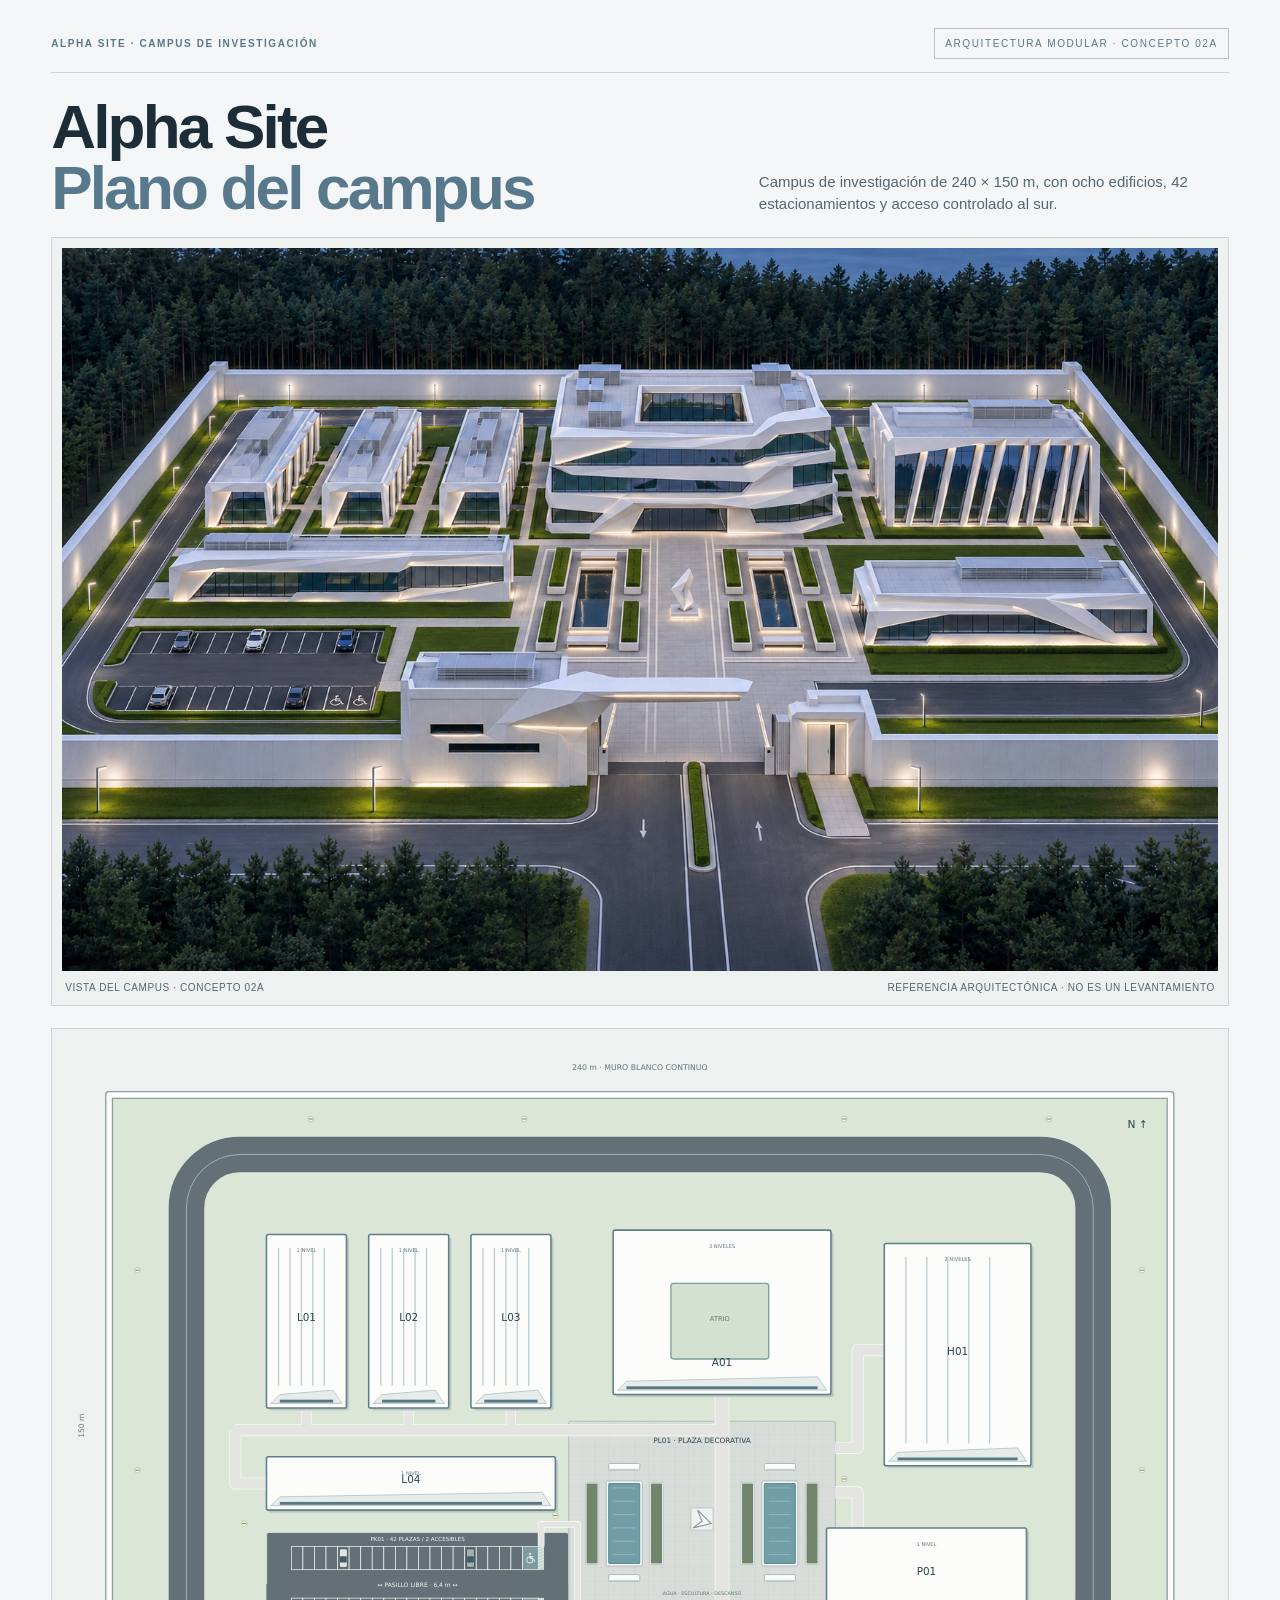
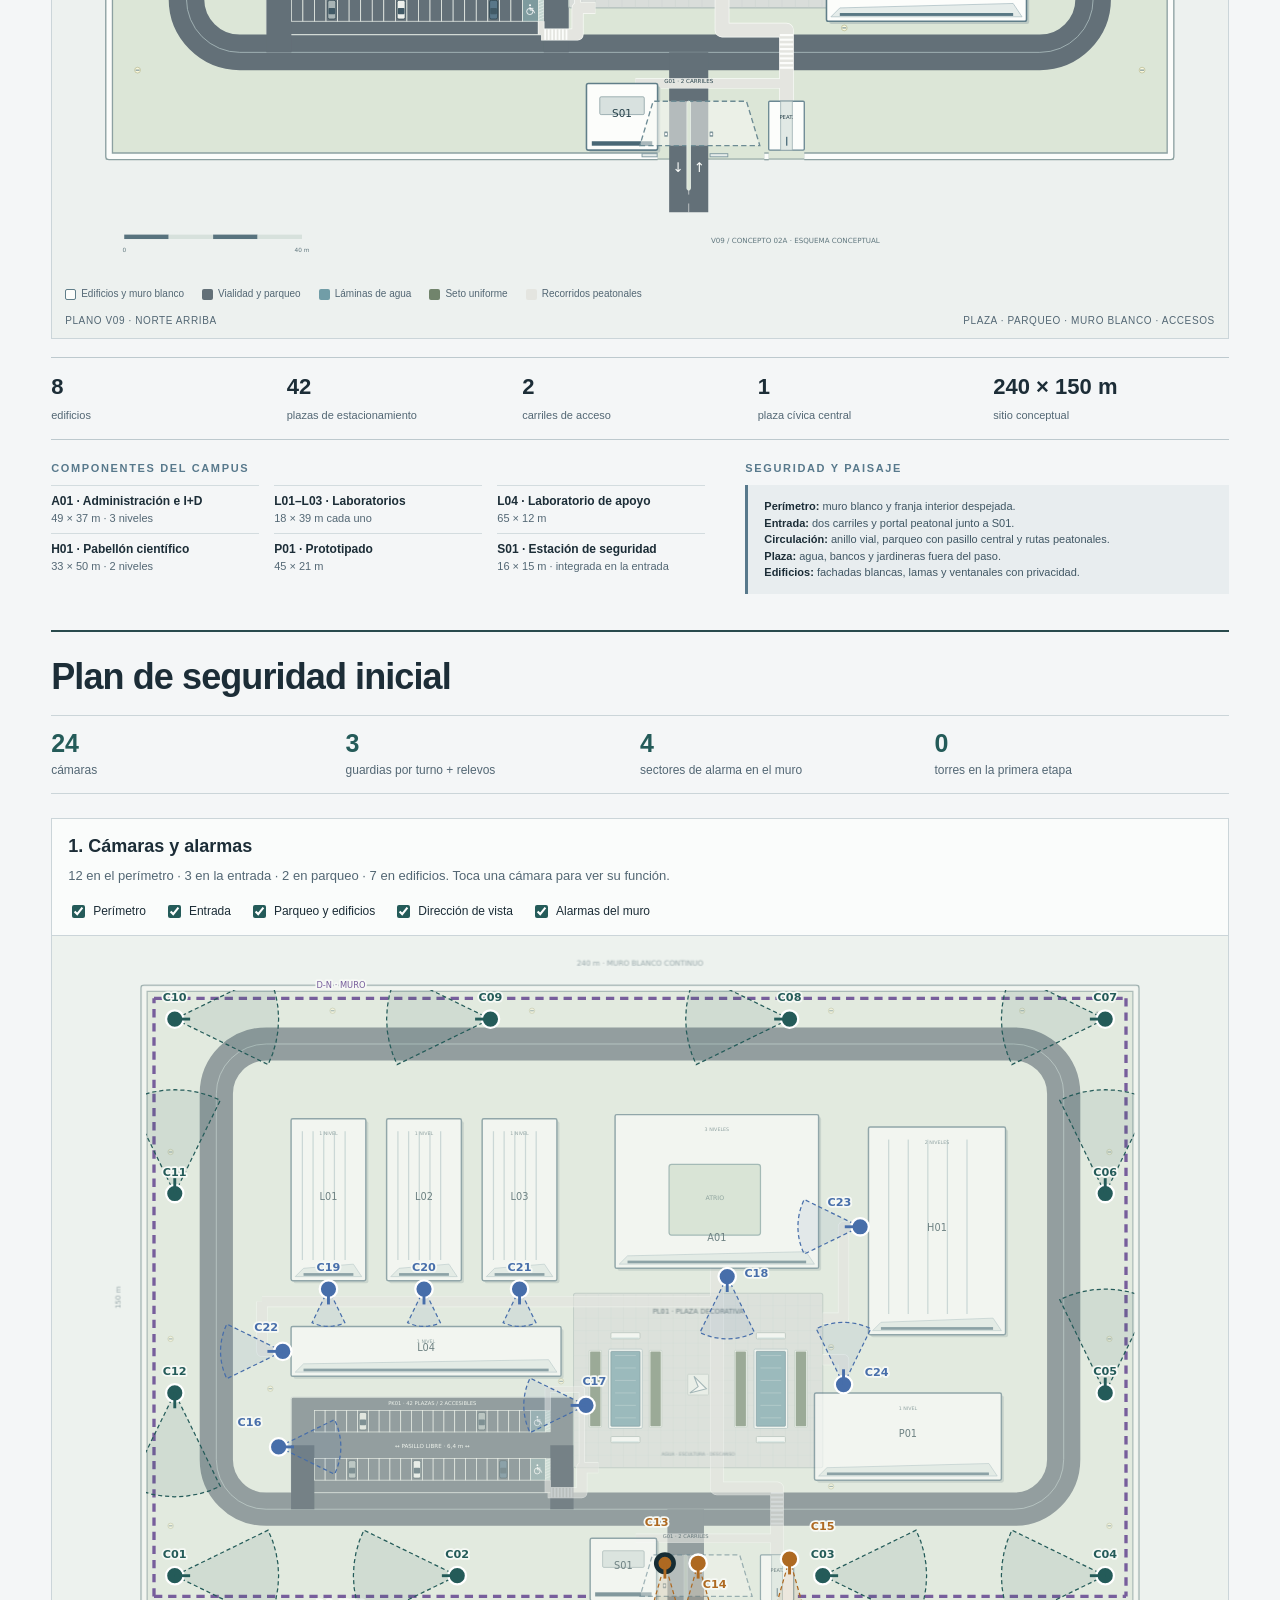
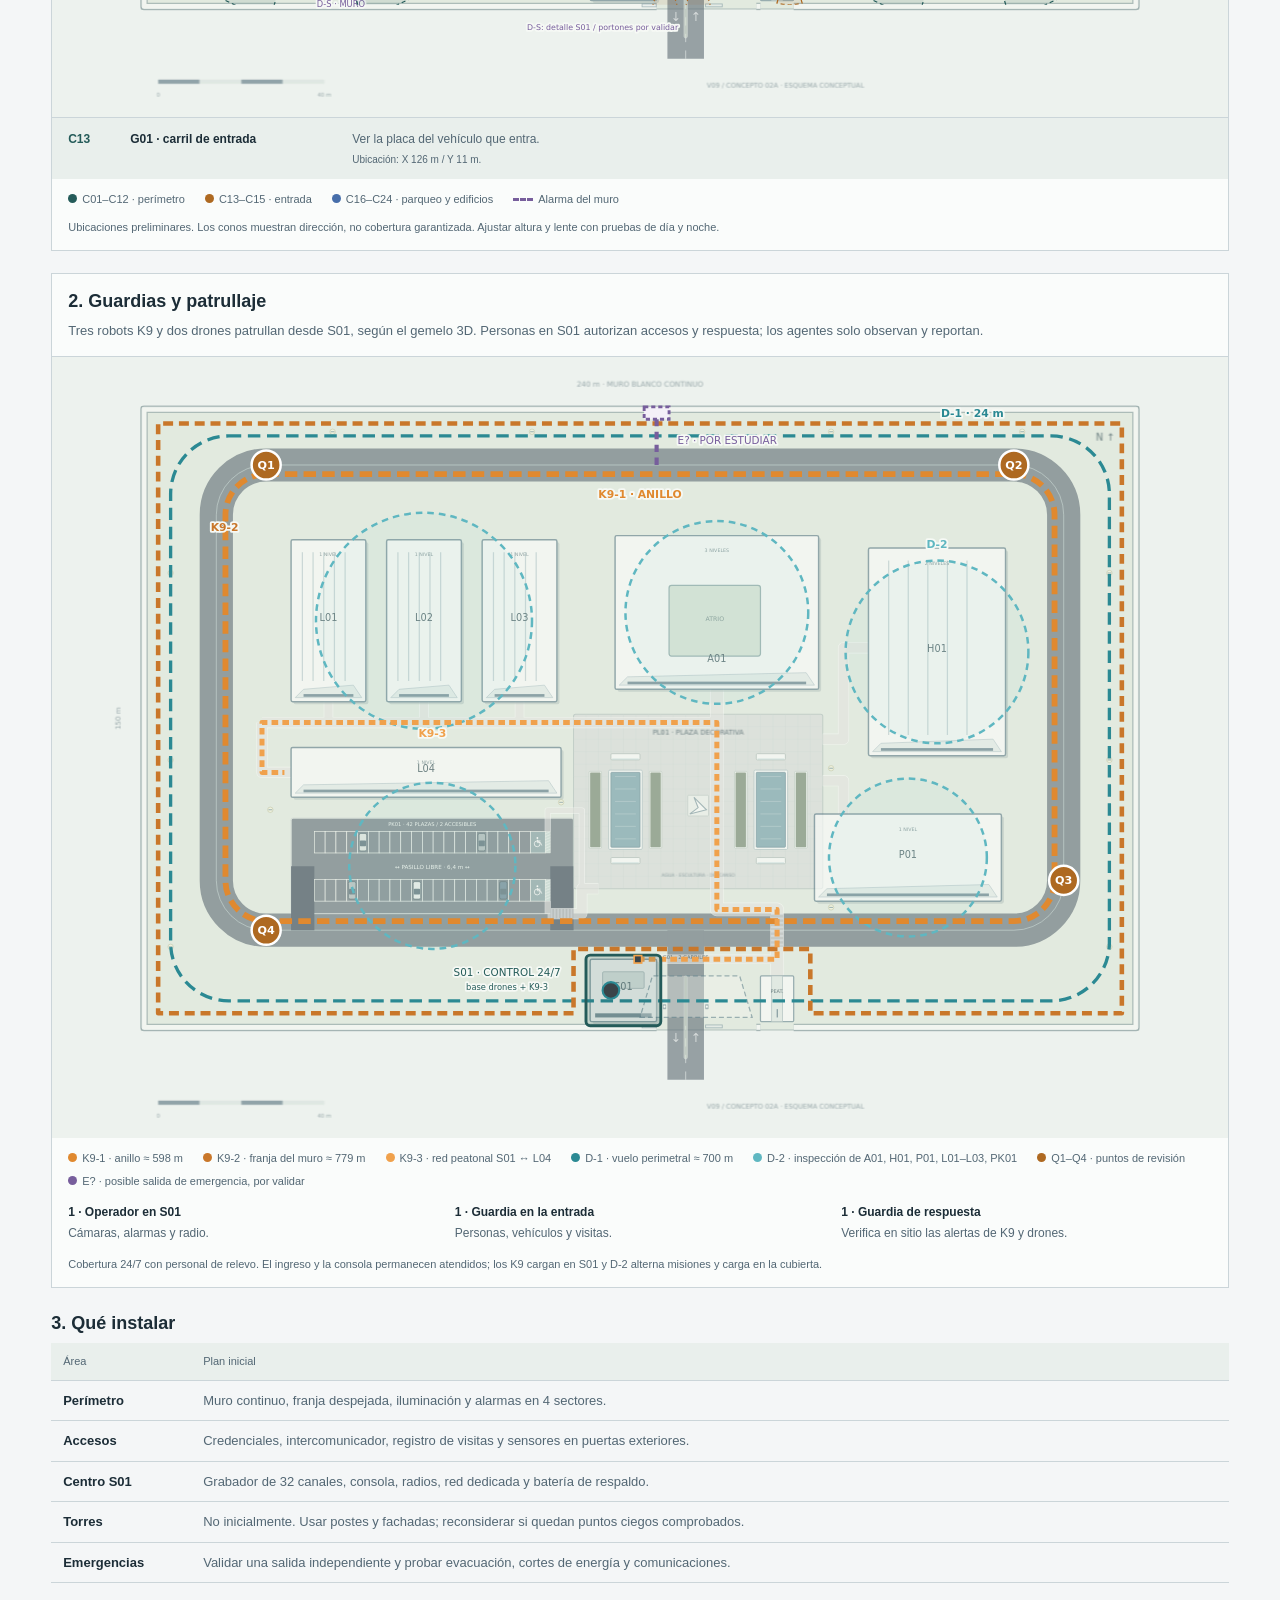
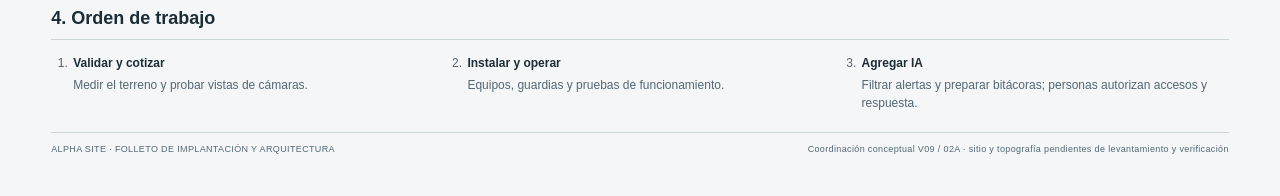
<file: brochure/index.html>
<!doctype html>
<html lang="es">
<head>
<meta charset="utf-8"><meta name="viewport" content="width=device-width,initial-scale=1">
<title>Alpha Site · Arquitectura científica y seguridad</title>
<style>
:root{--ink:#1c2d37;--muted:#536774;--line:#cbd5d9;--paper:#f4f6f7;--blue:#58798c}*{box-sizing:border-box}body{margin:0;background:var(--paper);color:var(--ink);font:15px/1.5 Inter,-apple-system,BlinkMacSystemFont,"Segoe UI",sans-serif}.page{max-width:1380px;margin:auto;padding:28px 4vw 40px}.top{display:flex;justify-content:space-between;align-items:center;border-bottom:1px solid var(--line);padding-bottom:13px}.brand,.tag,.eyebrow{font-size:10px;letter-spacing:.16em;text-transform:uppercase;color:var(--blue)}.brand{font-weight:700}.tag{border:1px solid #b7c5cb;padding:7px 10px}.hero{display:flex;align-items:end;justify-content:space-between;gap:25px;padding:24px 0 18px}h1{font-size:clamp(34px,5vw,62px);line-height:.98;letter-spacing:-.045em;font-weight:560;margin:0}h1 span{color:var(--blue)}.intro{max-width:470px;color:var(--muted);margin:0 0 3px;font-size:15px}.visual-frame,.plan-frame{background:#edf1ef;border:1px solid var(--line);padding:10px}.visual-frame img{display:block;width:100%;height:auto}.plan-frame{margin-top:22px}.plan-frame svg{display:block;width:100%;height:auto}.caption{display:flex;justify-content:space-between;color:var(--muted);font-size:10px;letter-spacing:.06em;padding:9px 3px 0}.stats{display:grid;grid-template-columns:repeat(5,1fr);border-block:1px solid #bdc9ce;margin-top:18px}.stat{padding:12px 12px 13px 0}.stat b{display:block;font-size:22px;font-weight:550}.stat span{font-size:11px;color:var(--muted)}.lower{display:grid;grid-template-columns:1.15fr .85fr;gap:40px;margin-top:20px}.lower h2{font-size:11px;letter-spacing:.15em;text-transform:uppercase;color:var(--blue);margin:0 0 9px}.components{display:grid;grid-template-columns:repeat(3,1fr);gap:6px 15px}.item{border-top:1px solid #d3dcdf;padding-top:6px;font-size:11px}.item b{font-size:12px;display:block}.item span{color:var(--muted)}.note{background:#e8edef;border-left:3px solid var(--blue);padding:13px 16px;font-size:11px;color:#405764}.note strong{color:var(--ink)}footer{display:flex;justify-content:space-between;gap:14px;border-top:1px solid var(--line);padding-top:10px;margin-top:20px;color:var(--muted);font-size:9px;letter-spacing:.04em}@media(max-width:760px){.page{padding:18px 12px 28px}.hero{display:block}.intro{margin-top:12px}.visual-frame,.plan-frame{padding:3px}.caption{font-size:8px}.stats{grid-template-columns:repeat(3,1fr)}.lower{grid-template-columns:1fr;gap:18px}.components{grid-template-columns:1fr 1fr}footer{display:block}footer span{display:block;margin-top:5px}}
.plan-key{display:flex;flex-wrap:wrap;gap:9px 18px;padding:12px 3px 3px;font-size:10px;color:var(--muted)}.plan-key i{display:inline-block;width:11px;height:11px;margin-right:5px;vertical-align:middle;border-radius:2px}</style>
<link rel="stylesheet" href="security-plan.css">
</head>
<body><main class="page">
<header class="top"><div class="brand">Alpha Site · Campus de investigación</div><div class="tag">Arquitectura modular · Concepto 02A</div></header>
<section class="hero"><h1>Alpha Site<br><span>Plano del campus</span></h1><p class="intro">Campus de investigación de 240 × 150 m, con ocho edificios, 42 estacionamientos y acceso controlado al sur.</p></section>
<section class="visual-frame" aria-label="Nueva visualización conceptual del campus con arquitectura modular y perímetro protegido"><img src="alpha_site_security_modular_v02a.png" alt="Campus científico blanco al anochecer, con fachadas geométricas, amplios ventanales sin interiores visibles, muro perimetral blanco, plaza decorativa, parqueo con pasillo central y acceso moderno protegido"><div class="caption"><span>VISTA DEL CAMPUS · CONCEPTO 02A</span><span>REFERENCIA ARQUITECTÓNICA · NO ES UN LEVANTAMIENTO</span></div></section>
<section class="plan-frame" aria-label="Plano 2D V09 actualizado según el concepto arquitectónico 02A"><svg id="plan" viewBox="-8 -8 256 166" role="img" aria-label="Plano V09 con muro blanco, plaza decorativa, parqueo accesible y estación integrada, norte arriba"></svg><div class="plan-key" aria-label="Leyenda del plano"><span><i style="background:#fcfdfb;border:1px solid #607e89"></i>Edificios y muro blanco</span><span><i style="background:#637078"></i>Vialidad y parqueo</span><span><i style="background:#719da7"></i>Láminas de agua</span><span><i style="background:#71846c"></i>Seto uniforme</span><span><i style="background:#e4e5e0"></i>Recorridos peatonales</span></div><div class="caption"><span>PLANO V09 · NORTE ARRIBA</span><span>PLAZA · PARQUEO · MURO BLANCO · ACCESOS</span></div></section>
<section class="stats"><div class="stat"><b>8</b><span>edificios</span></div><div class="stat"><b>42</b><span>plazas de estacionamiento</span></div><div class="stat"><b>2</b><span>carriles de acceso</span></div><div class="stat"><b>1</b><span>plaza cívica central</span></div><div class="stat"><b>240 × 150 m</b><span>sitio conceptual</span></div></section>
<section class="lower"><div><h2>Componentes del campus</h2><div class="components"><div class="item"><b>A01 · Administración e I+D</b><span>49 × 37 m · 3 niveles</span></div><div class="item"><b>L01–L03 · Laboratorios</b><span>18 × 39 m cada uno</span></div><div class="item"><b>L04 · Laboratorio de apoyo</b><span>65 × 12 m</span></div><div class="item"><b>H01 · Pabellón científico</b><span>33 × 50 m · 2 niveles</span></div><div class="item"><b>P01 · Prototipado</b><span>45 × 21 m</span></div><div class="item"><b>S01 · Estación de seguridad</b><span>16 × 15 m · integrada en la entrada</span></div></div></div><div><h2>Seguridad y paisaje</h2><div class="note"><strong>Perímetro:</strong> muro blanco y franja interior despejada.<br><strong>Entrada:</strong> dos carriles y portal peatonal junto a S01.<br><strong>Circulación:</strong> anillo vial, parqueo con pasillo central y rutas peatonales.<br><strong>Plaza:</strong> agua, bancos y jardineras fuera del paso.<br><strong>Edificios:</strong> fachadas blancas, lamas y ventanales con privacidad.</div></div></section>
<section class="security" id="seguridad-inicial" aria-labelledby="security-title">
  <h2 id="security-title">Plan de seguridad inicial</h2>
  <div class="security-stats"><div><b>24</b><span>cámaras</span></div><div><b>3</b><span>guardias por turno + relevos</span></div><div><b>4</b><span>sectores de alarma en el muro</span></div><div><b>0</b><span>torres en la primera etapa</span></div></div>

  <section class="security-panel" aria-labelledby="security-cameras-title">
    <div class="security-panel-head"><h3 id="security-cameras-title">1. Cámaras y alarmas</h3><p>12 en el perímetro · 3 en la entrada · 2 en parqueo · 7 en edificios. Toca una cámara para ver su función.</p></div>
    <div class="security-tools" aria-label="Capas del plano"><label><input type="checkbox" data-security-layer="perimeter" checked> Perímetro</label><label><input type="checkbox" data-security-layer="access" checked> Entrada</label><label><input type="checkbox" data-security-layer="campus" checked> Parqueo y edificios</label><label><input type="checkbox" data-security-layer="sectors" checked> Dirección de vista</label><label><input type="checkbox" data-security-layer="sensors" checked> Alarmas del muro</label></div>
    <p class="security-mobile-hint">Desliza el plano para ver todos los puntos.</p>
    <div class="security-map-layout"><div class="security-map-scroll"><svg class="security-map" id="security-camera-map" role="group" aria-label="Ubicación propuesta de 24 cámaras y detección perimetral"></svg></div><aside class="security-camera-detail" id="security-camera-detail" aria-live="polite" aria-atomic="true"></aside></div>
    <div class="security-legend"><span><i style="background:#245b59"></i>C01–C12 · perímetro</span><span><i style="background:#ae6921"></i>C13–C15 · entrada</span><span><i style="background:#476eaa"></i>C16–C24 · parqueo y edificios</span><span><i class="line"></i>Alarma del muro</span></div>
    <p class="security-map-note">Ubicaciones preliminares. Los conos muestran dirección, no cobertura garantizada. Ajustar altura y lente con pruebas de día y noche.</p>
  </section>

  <section class="security-panel" aria-labelledby="security-patrol-title">
    <div class="security-panel-head"><h3 id="security-patrol-title">2. Guardias y patrullaje</h3><p>Tres robots K9 y dos drones patrullan desde S01, según el gemelo 3D. Personas en S01 autorizan accesos y respuesta; los agentes solo observan y reportan.</p></div>
    <p class="security-mobile-hint">Desliza el plano para ver todo el recorrido.</p>
    <div class="security-map-scroll"><svg class="security-map" id="security-patrol-map" role="img" aria-label="Rutas de robots K9-1 a K9-3, drones D-1 y D-2, bases en S01 y posible salida de emergencia"></svg></div>
    <div class="security-legend"><span><i style="background:#e0892f"></i>K9-1 · anillo ≈ 598 m</span><span><i style="background:#c9772a"></i>K9-2 · franja del muro ≈ 779 m</span><span><i style="background:#f0a14c"></i>K9-3 · red peatonal S01 ↔ L04</span><span><i style="background:#2b8993"></i>D-1 · vuelo perimetral ≈ 700 m</span><span><i style="background:#5fb7c1"></i>D-2 · inspección de A01, H01, P01, L01–L03, PK01</span><span><i style="background:#ae6921"></i>Q1–Q4 · puntos de revisión</span><span><i style="background:#775e9c"></i>E? · posible salida de emergencia, por validar</span></div>
    <div class="security-roles"><div><b>1 · Operador en S01</b>Cámaras, alarmas y radio.</div><div><b>1 · Guardia en la entrada</b>Personas, vehículos y visitas.</div><div><b>1 · Guardia de respuesta</b>Verifica en sitio las alertas de K9 y drones.</div></div>
    <p class="security-map-note">Cobertura 24/7 con personal de relevo. El ingreso y la consola permanecen atendidos; los K9 cargan en S01 y D-2 alterna misiones y carga en la cubierta.</p>
  </section>

  <section class="security-summary" aria-labelledby="security-equipment-title">
    <h3 id="security-equipment-title">3. Qué instalar</h3>
    <div class="security-table-wrap"><table class="security-table"><thead><tr><th scope="col">Área</th><th scope="col">Plan inicial</th></tr></thead><tbody>
      <tr><th scope="row">Perímetro</th><td>Muro continuo, franja despejada, iluminación y alarmas en 4 sectores.</td></tr>
      <tr><th scope="row">Accesos</th><td>Credenciales, intercomunicador, registro de visitas y sensores en puertas exteriores.</td></tr>
      <tr><th scope="row">Centro S01</th><td>Grabador de 32 canales, consola, radios, red dedicada y batería de respaldo.</td></tr>
      <tr><th scope="row">Torres</th><td>No inicialmente. Usar postes y fachadas; reconsiderar si quedan puntos ciegos comprobados.</td></tr>
      <tr><th scope="row">Emergencias</th><td>Validar una salida independiente y probar evacuación, cortes de energía y comunicaciones.</td></tr>
    </tbody></table></div>
  </section>

  <section class="security-summary" aria-labelledby="security-phases-title"><h3 id="security-phases-title">4. Orden de trabajo</h3><ol class="security-phases"><li><b>Validar y cotizar</b>Medir el terreno y probar vistas de cámaras.</li><li><b>Instalar y operar</b>Equipos, guardias y pruebas de funcionamiento.</li><li><b>Agregar IA</b>Filtrar alertas y preparar bitácoras; personas autorizan accesos y respuesta.</li></ol></section>
  <noscript><p>Activa JavaScript para ver los planos.</p></noscript>
</section>
<footer><span>ALPHA SITE · FOLLETO DE IMPLANTACIÓN Y ARQUITECTURA</span><span>Coordinación conceptual V09 / 02A · sitio y topografía pendientes de levantamiento y verificación</span></footer>
</main>
<script src="../masterplan-data.js"></script>
<script src="../masterplan-renderer.js"></script>
<script>renderAlphaPlan(document.querySelector("#plan"));</script>
<script src="security-plan.js"></script></body></html>
</file>
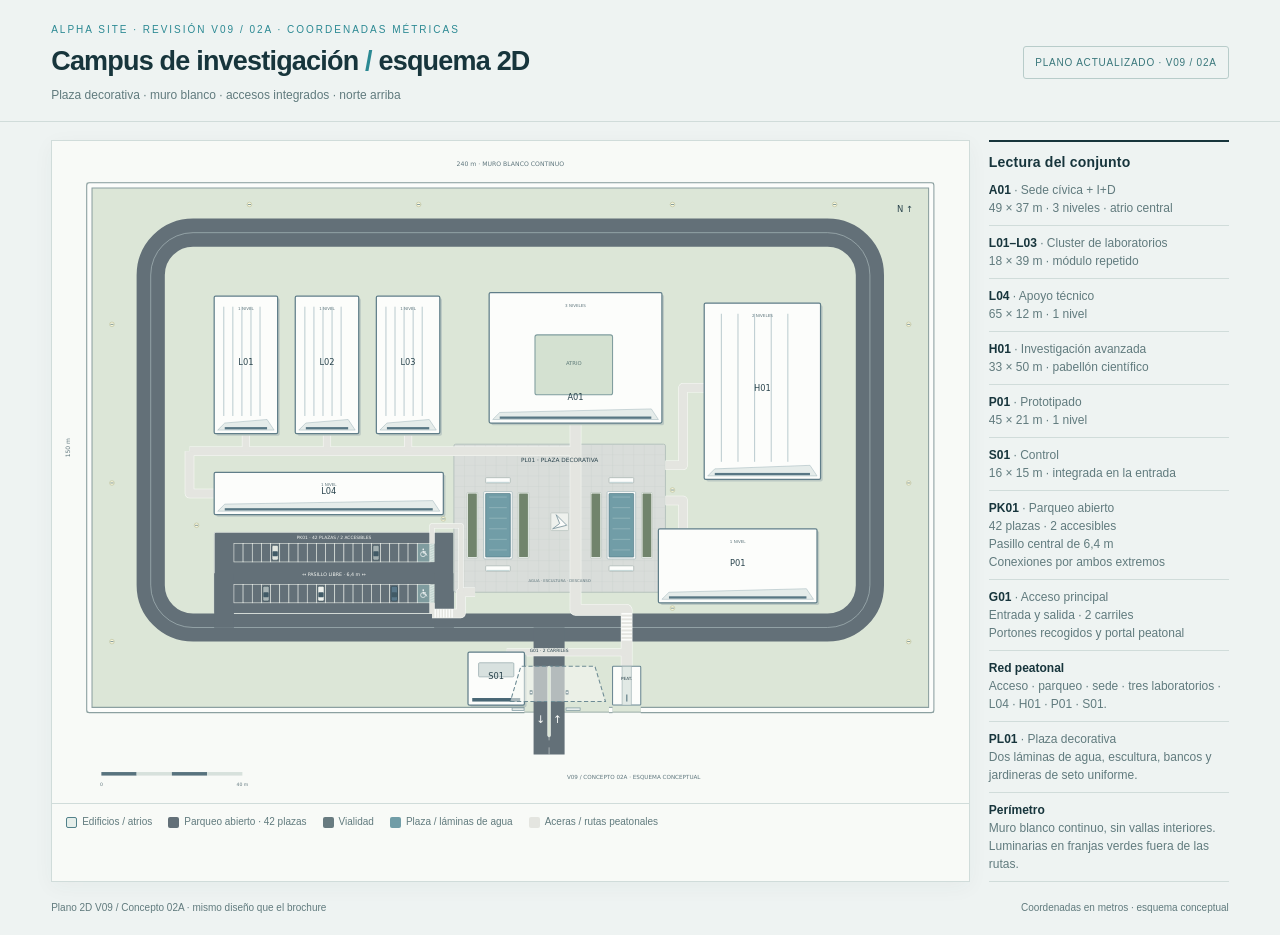
<file: masterplan_2d.html>
<!doctype html>
<html lang="es"><head><meta charset="utf-8"><meta name="viewport" content="width=device-width,initial-scale=1"><title>Alpha Site · Plano actualizado V09 / 02A</title>
<style>
:root{--bg:#eef3f2;--ink:#17353c;--muted:#617b7e;--line:#d0dcda;--cyan:#2b8993;--mint:#d8eae5;--orange:#d39a61}*{box-sizing:border-box}body{margin:0;background:var(--bg);color:var(--ink);font:14px/1.5 Inter,-apple-system,BlinkMacSystemFont,"Segoe UI",sans-serif}header{padding:22px 4vw 17px;border-bottom:1px solid var(--line);display:flex;align-items:center;justify-content:space-between;gap:20px}.eyebrow{font-size:10px;letter-spacing:2px;text-transform:uppercase;color:var(--cyan)}h1{margin:4px 0;font-size:27px;font-weight:570;letter-spacing:-.8px}p{margin:0;color:var(--muted);font-size:12px}.stamp{padding:8px 11px;border:1px solid #b8ccca;color:#39777b;border-radius:3px;font-size:10px;letter-spacing:.8px}.layout{display:grid;grid-template-columns:minmax(500px,1fr) 240px;gap:19px;margin:18px 4vw}.board{background:#f8faf7;border:1px solid var(--line);box-shadow:0 5px 20px #28474b0b}svg{width:100%;display:block}.key{padding:10px 14px;display:flex;gap:16px;flex-wrap:wrap;font-size:10px;border-top:1px solid var(--line);color:var(--muted)}.sw{display:inline-block;width:11px;height:11px;margin-right:5px;vertical-align:middle;border-radius:2px}.info{font-size:11px;line-height:1.5;border-top:2px solid var(--ink);padding-top:10px}.info>b{font-size:14px;letter-spacing:.2px}.info p{padding:8px 0;border-bottom:1px solid var(--line)}.info strong{color:var(--ink)}footer{margin:0 4vw 20px;font-size:10px;color:var(--muted);display:flex;justify-content:space-between}@media(max-width:800px){.layout{grid-template-columns:1fr;margin:12px}.info{display:none}header{padding:15px 4vw}.stamp{font-size:9px}}
</style></head>
<body><header><div><p class="eyebrow">Alpha Site · revisión V09 / 02A · coordenadas métricas</p><h1>Campus de investigación <span style="color:#2b8993">/</span> esquema 2D</h1><p>Plaza decorativa · muro blanco · accesos integrados · norte arriba</p></div><div class="stamp">PLANO ACTUALIZADO · V09 / 02A</div></header>
<main class="layout"><section class="board"><svg id="plan" viewBox="-18 -12 276 180" role="img" aria-label="Plano actualizado con plaza decorativa, parqueo de pasillo central, muro blanco y accesos integrados"></svg><div class="key"><span><i class="sw" style="background:#e5eeea;border:1px solid #52818a"></i>Edificios / atrios</span><span><i class="sw" style="background:#637078"></i>Parqueo abierto · 42 plazas</span><span><i class="sw" style="background:#687b80"></i>Vialidad</span><span><i class="sw" style="background:#719da7"></i>Plaza / láminas de agua</span><span><i class="sw" style="background:#e4e5e0"></i>Aceras / rutas peatonales</span></div></section>
<aside class="info"><b>Lectura del conjunto</b><p><strong>A01</strong> · Sede cívica + I+D<br>49 × 37 m · 3 niveles · atrio central</p><p><strong>L01–L03</strong> · Cluster de laboratorios<br>18 × 39 m · módulo repetido</p><p><strong>L04</strong> · Apoyo técnico<br>65 × 12 m · 1 nivel</p><p><strong>H01</strong> · Investigación avanzada<br>33 × 50 m · pabellón científico</p><p><strong>P01</strong> · Prototipado<br>45 × 21 m · 1 nivel</p><p><strong>S01</strong> · Control<br>16 × 15 m · integrada en la entrada</p><p><strong>PK01</strong> · Parqueo abierto<br>42 plazas · 2 accesibles<br>Pasillo central de 6,4 m<br>Conexiones por ambos extremos</p><p><strong>G01</strong> · Acceso principal<br>Entrada y salida · 2 carriles<br>Portones recogidos y portal peatonal</p><p><strong>Red peatonal</strong><br>Acceso · parqueo · sede · tres laboratorios · L04 · H01 · P01 · S01.</p><p><strong>PL01</strong> · Plaza decorativa<br>Dos láminas de agua, escultura, bancos y jardineras de seto uniforme.</p><p><strong>Perímetro</strong><br>Muro blanco continuo, sin vallas interiores. Luminarias en franjas verdes fuera de las rutas.</p></aside></main>
<footer><span>Plano 2D V09 / Concepto 02A · mismo diseño que el brochure</span><span>Coordenadas en metros · esquema conceptual</span></footer>
<script src="masterplan-data.js"></script>
<script src="masterplan-renderer.js"></script>
<script>renderAlphaPlan(document.querySelector("#plan"));</script></body></html>
</file>
<file: brochure/security-plan.css>
/* Security plan: maps first, short notes below. */
.security{margin-top:36px;padding-top:24px;border-top:2px solid #294a4d;--sec:#245b59;--violet:#775e9c}
.security h2{font-size:clamp(26px,3vw,36px);line-height:1.15;margin:0 0 18px;font-weight:600;letter-spacing:-.025em}
.security h3{font-size:18px;line-height:1.3;margin:0 0 8px;font-weight:600}.security p{margin:0;color:var(--muted);font-size:13px}
.security-stats{display:grid;grid-template-columns:repeat(4,1fr);border-block:1px solid var(--line);margin-bottom:24px}.security-stats div{padding:12px 14px 12px 0}.security-stats b{display:block;font-size:25px;line-height:1.2;font-weight:600;color:var(--sec)}.security-stats span{font-size:12px;color:var(--muted)}
.security-panel{border:1px solid var(--line);background:#fafcfb;margin-top:22px}.security-panel-head{padding:16px}.security-tools{display:flex;flex-wrap:wrap;gap:8px 18px;padding:0 16px 14px}.security-tools label{display:flex;align-items:center;gap:5px;font-size:12px;cursor:pointer}.security-tools input{accent-color:var(--sec)}
.security-map-scroll{overflow:auto;background:#edf2ee;border-top:1px solid var(--line)}.security-map{display:block;width:100%;max-width:1080px;min-width:650px;height:auto;margin:auto}.security-map [data-camera]{cursor:pointer;outline:none}.security-map [data-camera]:focus .camera-dot,.security-map [data-camera][aria-pressed="true"] .camera-dot{stroke:#172d34;stroke-width:1.1}.security-map [hidden]{display:none}.security-map text{font-family:Inter,system-ui,sans-serif}
.security-camera-detail{padding:12px 16px;display:grid;grid-template-columns:50px 210px 1fr;gap:4px 12px;align-items:baseline;background:#e9efec;border-top:1px solid var(--line);font-size:12px}.security-camera-detail .camera-id{font-weight:700;color:var(--sec)}.security-camera-detail h4{font-size:12px;margin:0}.security-camera-detail p{font-size:12px}.security-camera-detail small{grid-column:3;color:var(--muted)}
.security-legend{display:flex;gap:6px 20px;flex-wrap:wrap;padding:12px 16px;font-size:11px;color:var(--muted)}.security-legend i{display:inline-block;width:9px;height:9px;border-radius:50%;margin-right:5px}.security-legend .line{width:20px;height:0;border-radius:0;border-top:3px dashed var(--violet);vertical-align:middle}.security .security-map-note{padding:0 16px 14px;font-size:11px}.security-mobile-hint{display:none}
.security-roles{display:grid;grid-template-columns:repeat(3,1fr);gap:16px;padding:2px 16px 14px;font-size:12px;color:var(--muted)}.security-roles b{display:block;color:var(--ink);margin-bottom:3px}
.security-summary{margin-top:24px}.security-table-wrap{overflow:auto}.security-table{border-collapse:collapse;width:100%;font-size:13px}.security-table th,.security-table td{padding:10px 12px;border-bottom:1px solid var(--line);text-align:left;vertical-align:top}.security-table thead th{background:#e9efec;font-size:11px;color:var(--muted);font-weight:500}.security-table tbody th{width:140px;font-weight:600}.security-table td{color:var(--muted)}
.security-phases{display:grid;grid-template-columns:repeat(3,1fr);gap:25px;margin:0;padding:14px 0 0 20px;border-top:1px solid var(--line);font-size:12px;color:var(--muted)}.security-phases li{padding-left:2px}.security-phases b{display:block;color:var(--ink);margin-bottom:4px}
@media(max-width:760px){.security-camera-detail{grid-template-columns:45px 1fr}.security-camera-detail p,.security-camera-detail small{grid-column:2}.security-roles{grid-template-columns:1fr;gap:10px}.security-phases{grid-template-columns:1fr;gap:12px}}
@media(max-width:600px){.security-stats{grid-template-columns:1fr 1fr}.security-stats div{padding:10px 8px 10px 0}.security-mobile-hint{display:block;padding:0 16px 10px;font-size:10px!important}.security-table tbody th{width:100px}}
@media print{.security{break-before:page}.security-panel,.security-summary{break-inside:avoid}.security-tools,.security-mobile-hint{display:none}.security-map{min-width:0}.security-map-scroll{overflow:visible}.security-map [hidden]{display:inline}}
</file>
